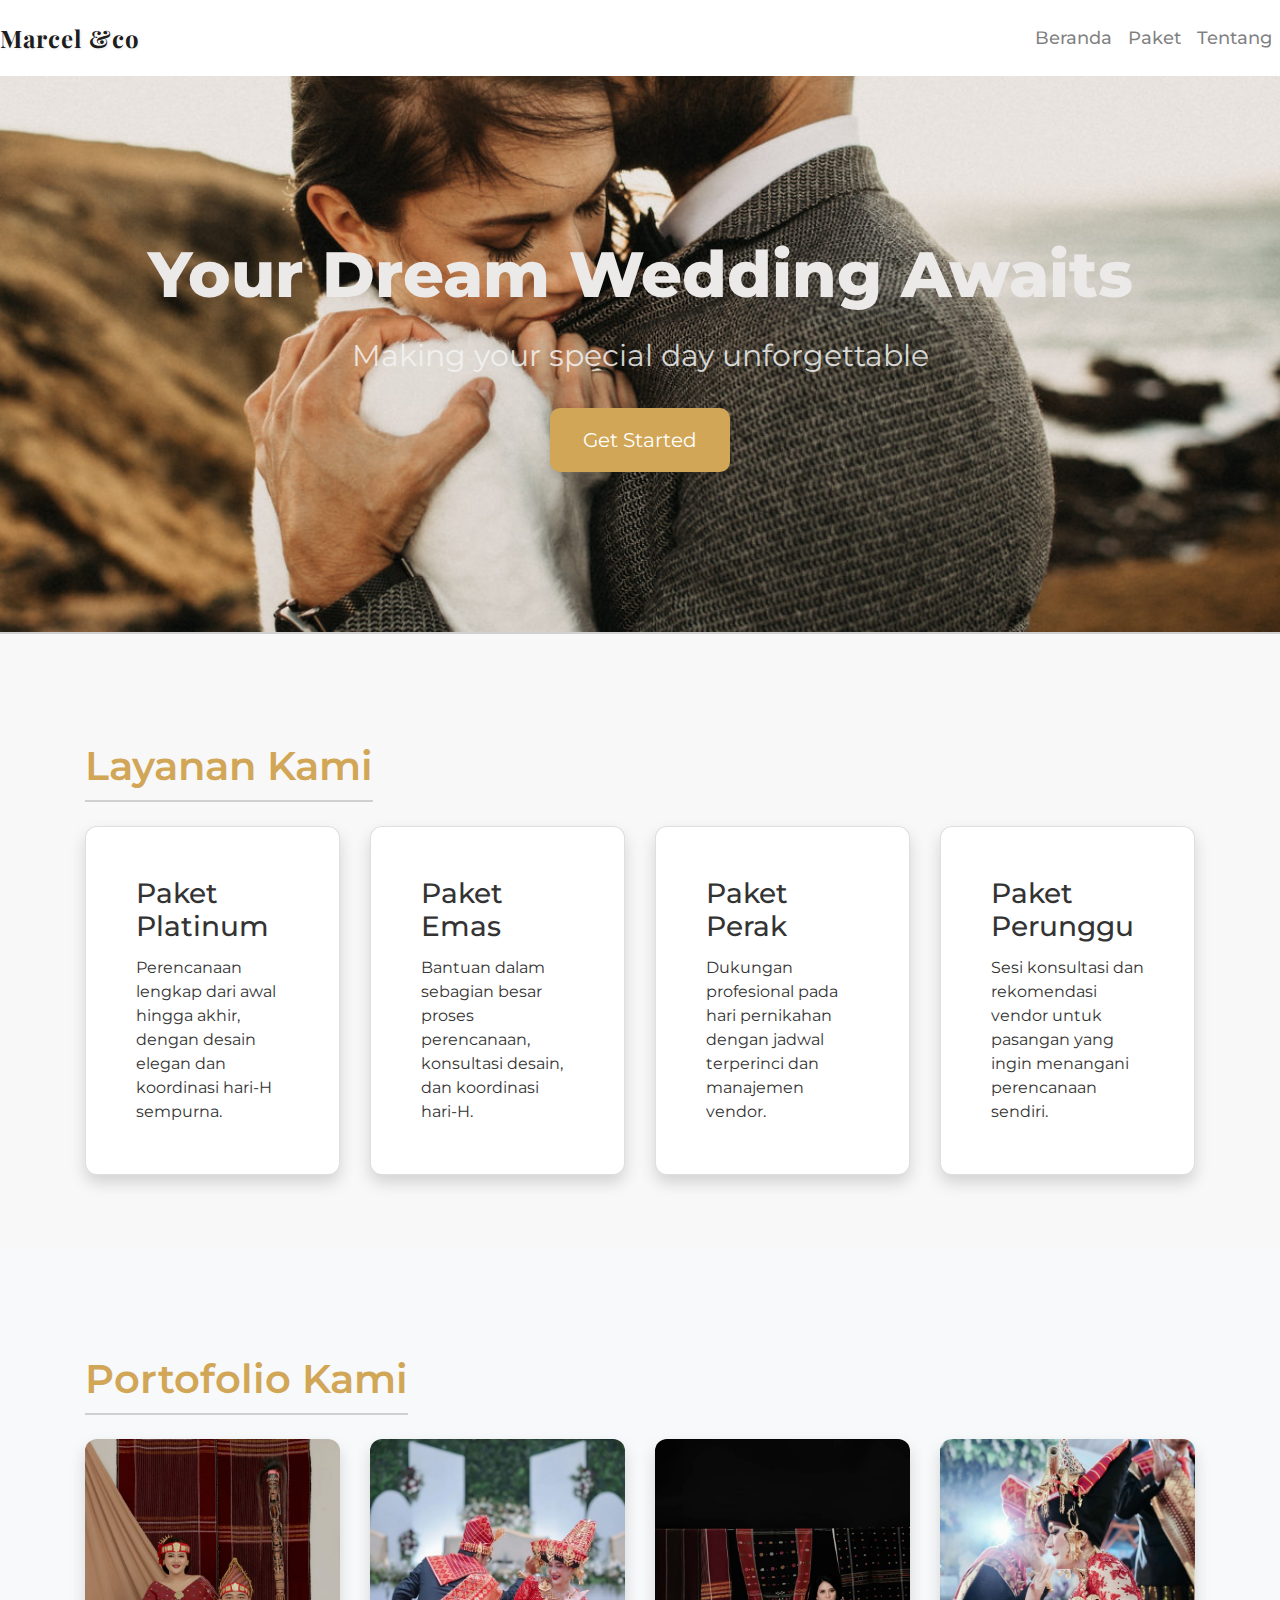
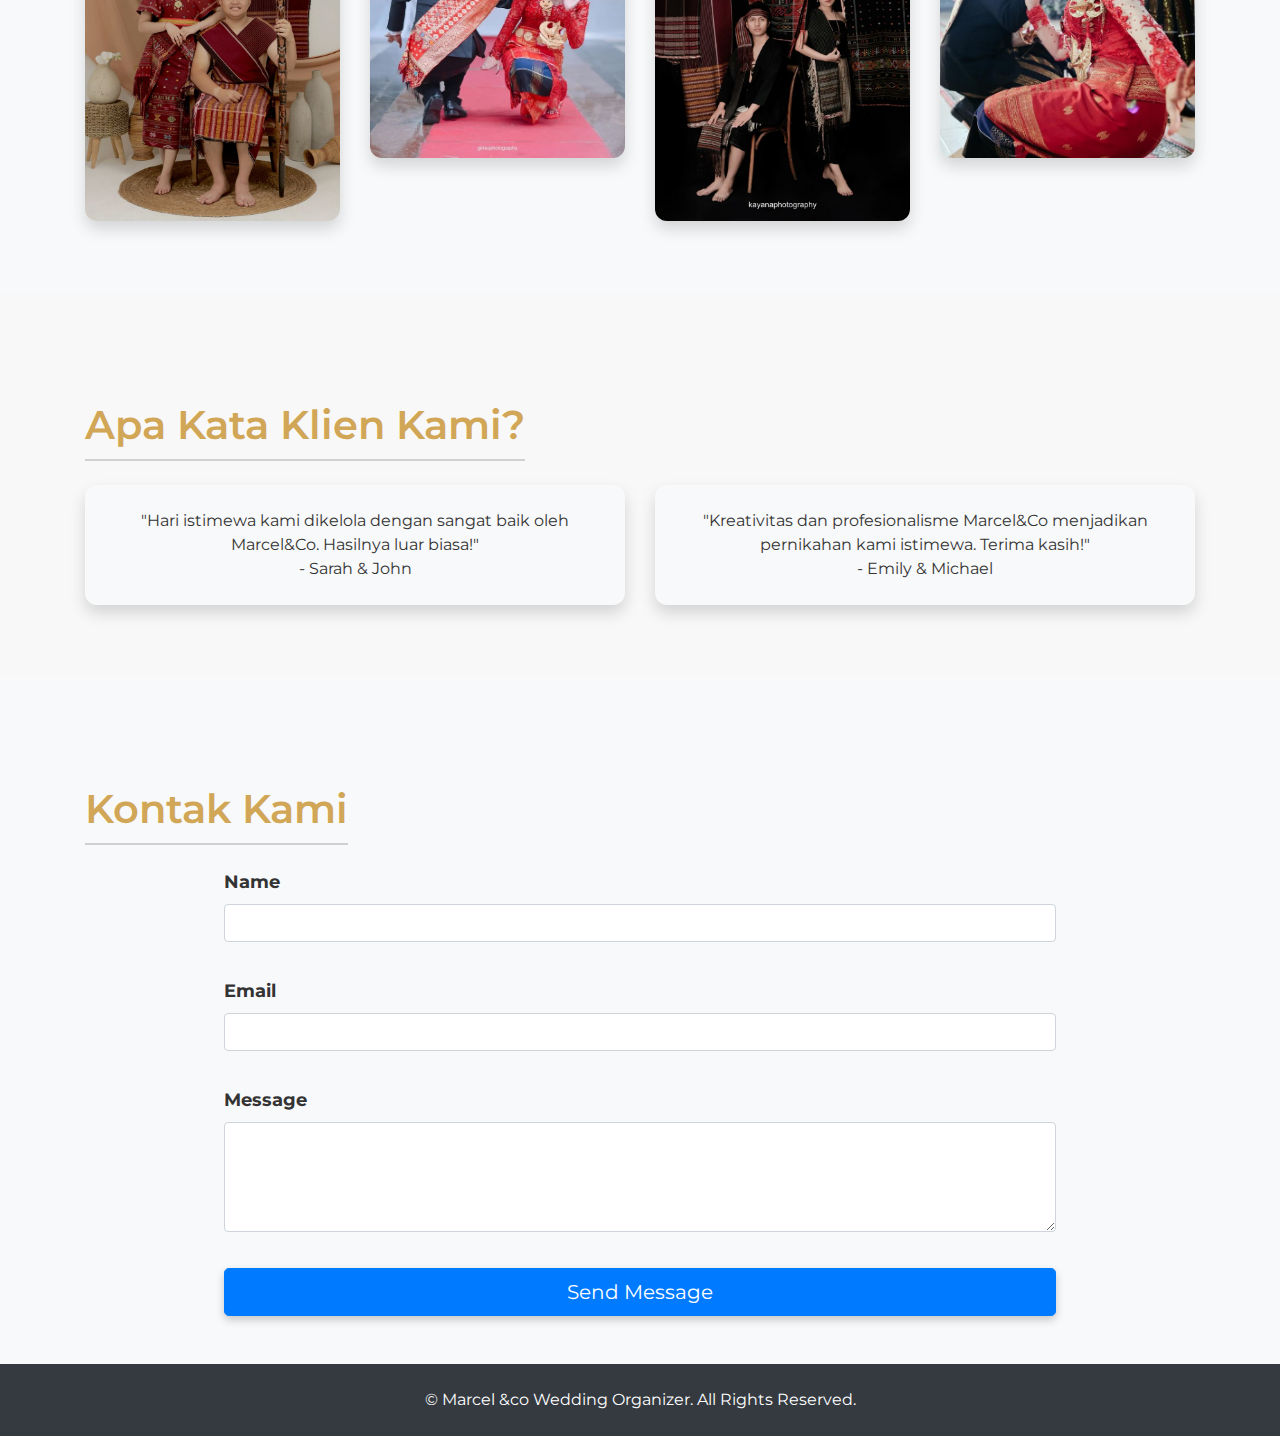
<file: index.html>
<!DOCTYPE html>
<html lang="en">
<head>
    <meta charset="UTF-8">
    <meta name="viewport" content="width=device-width, initial-scale=1.0">
    <title>Marcel &co Wedding Organizer</title>
    <link href="https://stackpath.bootstrapcdn.com/bootstrap/4.5.2/css/bootstrap.min.css" rel="stylesheet">
    <link rel="stylesheet" href="assets/Styles.css">
    <link href="https://fonts.googleapis.com/css2?family=Playfair+Display:wght@700&family=Montserrat:wght@400;600&display=swap" rel="stylesheet">
</head>
<body>
    <header class="header">
        <nav class="navbar navbar-expand-lg navbar-light">
            <a href="index.html" class="navbar-brand logo">Marcel &co</a>
            <button class="navbar-toggler" type="button" data-toggle="collapse" data-target="#navbarNav" aria-controls="navbarNav" aria-expanded="false" aria-label="Toggle navigation">
                <span class="navbar-toggler-icon"></span>
            </button>
            <div class="collapse navbar-collapse" id="navbarNav">
                <ul class="navbar-nav ml-auto nav-links">
                    <li class="nav-item"><a href="index.html" class="nav-link">Beranda</a></li>
                    <li class="nav-item"><a href="PAKETCOBA.html" class="nav-link">Paket</a></li>
                    <li class="nav-item"><a href="Tentang.html" class="nav-link">Tentang</a></li>
                </ul>
            </div>
        </nav>
        <div class="hero text-center">
            <h1>Your Dream Wedding Awaits</h1>
            <p>Making your special day unforgettable</p>
            <a href="#contact" class="btn primary-btn">Get Started</a>
        </div>
    </header>

    <section id="services" class="services py-5">
        <div class="container">
            <h2 class="section-title text-center mb-4">Layanan Kami</h2>
            <div class="row">
                <div class="col-md-6 col-lg-3">
                    <div class="card mb-4">
                        <div class="card-body">
                            <h3 class="card-title">Paket Platinum</h3>
                            <p class="card-text">Perencanaan lengkap dari awal hingga akhir, dengan desain elegan dan koordinasi hari-H sempurna.</p>
                        </div>
                    </div>
                </div>
                <div class="col-md-6 col-lg-3">
                    <div class="card mb-4">
                        <div class="card-body">
                            <h3 class="card-title">Paket Emas</h3>
                            <p class="card-text">Bantuan dalam sebagian besar proses perencanaan, konsultasi desain, dan koordinasi hari-H.</p>
                        </div>
                    </div>
                </div>
                <div class="col-md-6 col-lg-3">
                    <div class="card mb-4">
                        <div class="card-body">
                            <h3 class="card-title">Paket Perak</h3>
                            <p class="card-text">Dukungan profesional pada hari pernikahan dengan jadwal terperinci dan manajemen vendor.</p>
                        </div>
                    </div>
                </div>
                <div class="col-md-6 col-lg-3">
                    <div class="card mb-4">
                        <div class="card-body">
                            <h3 class="card-title">Paket Perunggu</h3>
                            <p class="card-text">Sesi konsultasi dan rekomendasi vendor untuk pasangan yang ingin menangani perencanaan sendiri.</p>
                        </div>
                    </div>
                </div>
            </div>
        </div>
    </section>

    <section id="portfolio" class="portfolio py-5 bg-light">
        <div class="container">
            <h2 class="section-title text-center mb-4">Portofolio Kami</h2>
            <div class="row">
                <div class="col-md-3">
                    <img src="img/wedding1.jpg" class="img-fluid mb-4" alt="Wedding 1">
                </div>
                <div class="col-md-3">
                    <img src="img/wedding2.jpg" class="img-fluid mb-4" alt="Wedding 2">
                </div>
                <div class="col-md-3">
                    <img src="img/wedding3.jpg" class="img-fluid mb-4" alt="Wedding 3">
                </div>
                <div class="col-md-3">
                    <img src="img/wedding4.jpg" class="img-fluid mb-4" alt="Wedding 4">
                </div>
            </div>
        </div>
    </section>

    <section id="testimonials" class="testimonials py-5">
        <div class="container">
            <h2 class="section-title text-center mb-4">Apa Kata Klien Kami?</h2>
            <div class="row">
                <div class="col-md-6">
                    <div class="testimonial p-4 mb-4 bg-light">
                        <p>"Hari istimewa kami dikelola dengan sangat baik oleh Marcel&Co. Hasilnya luar biasa!"</p>
                        <span>- Sarah & John</span>
                    </div>
                </div>
                <div class="col-md-6">
                    <div class="testimonial p-4 mb-4 bg-light">
                        <p>"Kreativitas dan profesionalisme Marcel&Co menjadikan pernikahan kami istimewa. Terima kasih!"</p>
                        <span>- Emily & Michael</span>
                    </div>
                </div>
            </div>
        </div>
    </section>

    <section id="contact" class="contact py-5 bg-light">
        <div class="container">
            <h2 class="section-title text-center mb-4">Kontak Kami</h2>
            <form action="#" class="w-75 mx-auto">
                <div class="form-group">
                    <label for="name">Name</label>
                    <input type="text" id="name" name="name" class="form-control" required>
                </div>
                <div class="form-group">
                    <label for="email">Email</label>
                    <input type="email" id="email" name="email" class="form-control" required>
                </div>
                <div class="form-group">
                    <label for="message">Message</label>
                    <textarea id="message" name="message" class="form-control" rows="4" required></textarea>
                </div>
                <button type="submit" class="btn btn-primary btn-lg btn-block">Send Message</button>
            </form>
        </div>
    </section>

    <footer class="footer py-4 bg-dark text-white text-center">
        <p>&copy; Marcel &co Wedding Organizer. All Rights Reserved.</p>
    </footer>

    <script src="https://code.jquery.com/jquery-3.5.1.slim.min.js"></script>
    <script src="https://cdn.jsdelivr.net/npm/@popperjs/core@2.5.4/dist/umd/popper.min.js"></script>
    <script src="https://stackpath.bootstrapcdn.com/bootstrap/4.5.2/js/bootstrap.min.js"></script>
</body>
</html>
</file>
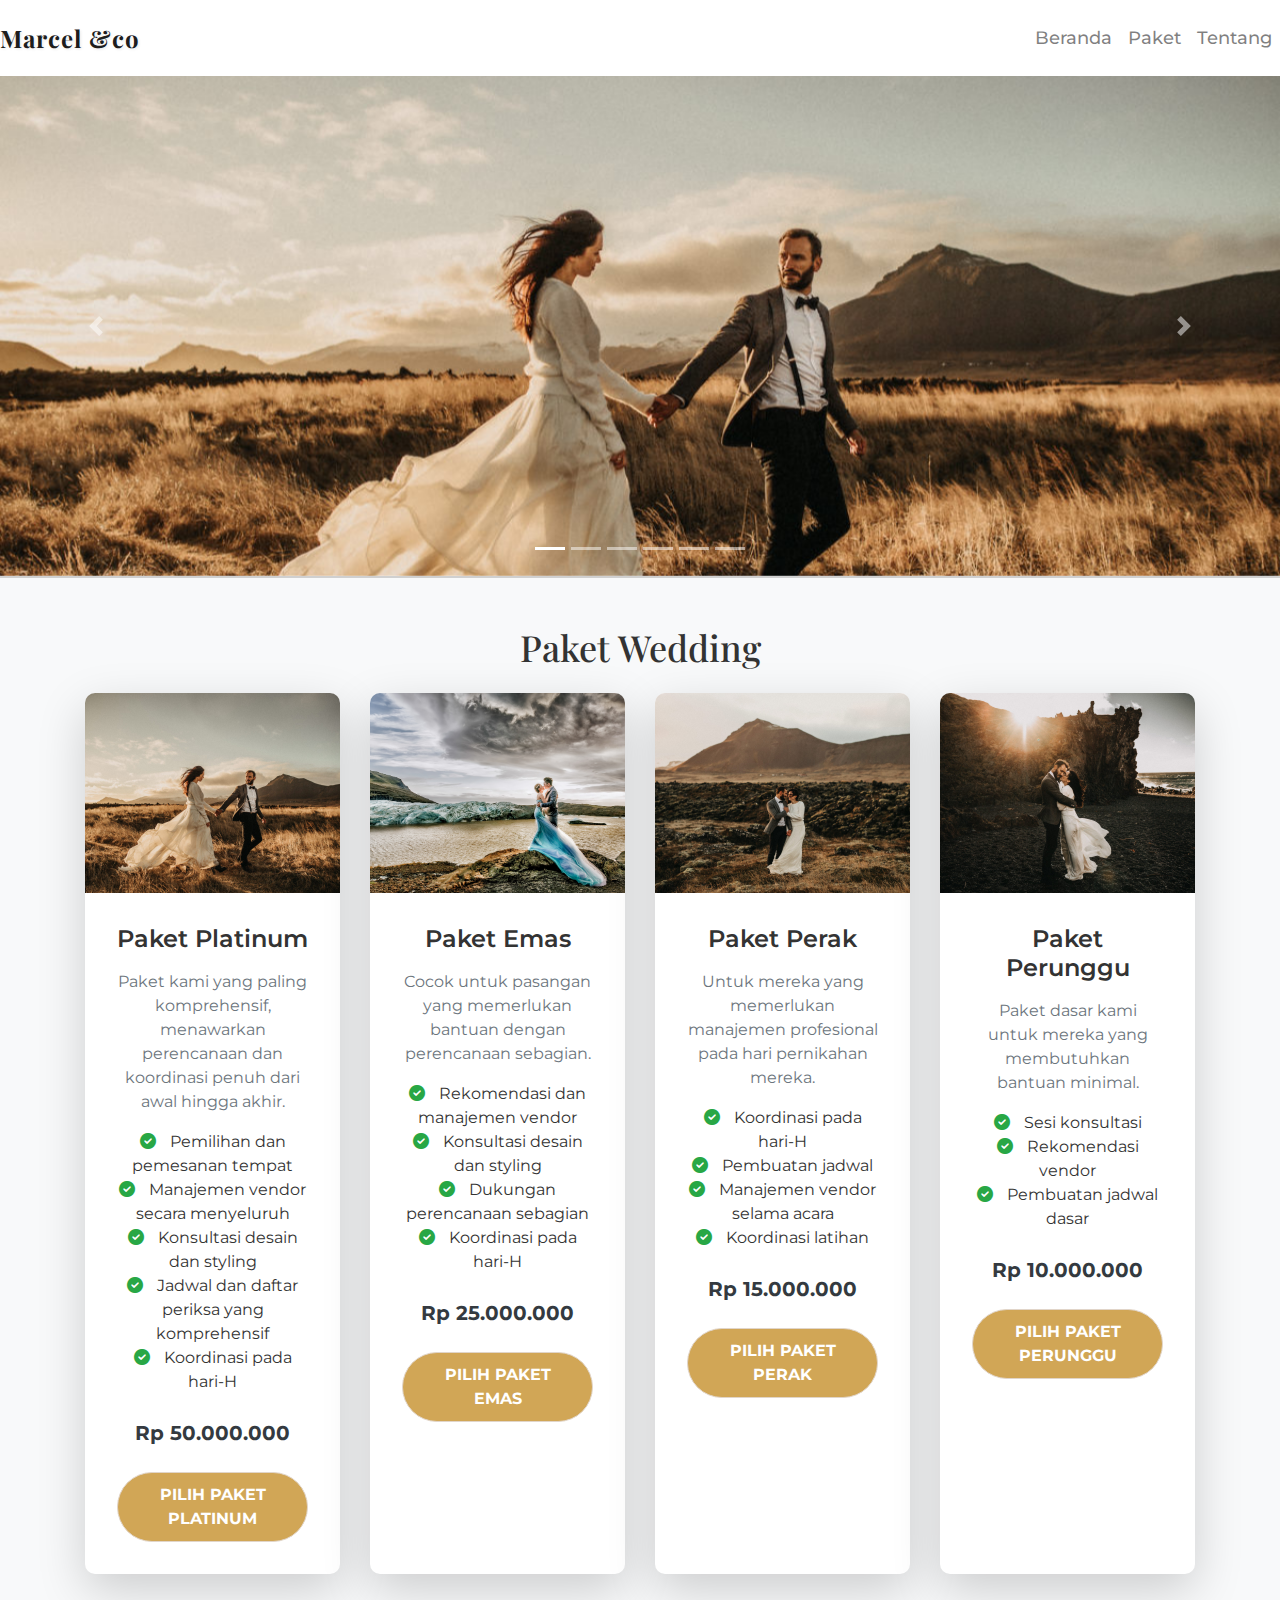
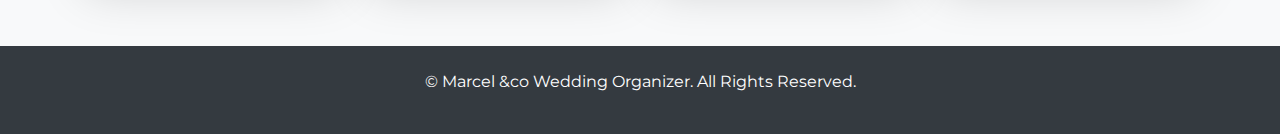
<file: PAKETCOBA.html>
<!DOCTYPE html>
<html lang="en">
<head>
    <meta charset="UTF-8">
    <meta name="viewport" content="width=device-width, initial-scale=1.0">
    <title>Paket Wedding - Marcel &co Wedding Organizer</title>
    <link rel="stylesheet" href="https://stackpath.bootstrapcdn.com/bootstrap/4.5.2/css/bootstrap.min.css">
    <link rel="stylesheet" href="assets/PAKETCOBA.css">
    <link href="https://fonts.googleapis.com/css2?family=Playfair+Display:wght@700&family=Montserrat:wght@400;600&display=swap" rel="stylesheet">
    <link rel="stylesheet" href="https://cdnjs.cloudflare.com/ajax/libs/font-awesome/6.0.0-beta3/css/all.min.css">

</head>
<body>
    <header class="header">
        <nav class="navbar navbar-expand-lg navbar-light">
            <a href="index.html" class="navbar-brand logo">Marcel &co</a>
            <button class="navbar-toggler" type="button" data-toggle="collapse" data-target="#navbarNav" aria-controls="navbarNav" aria-expanded="false" aria-label="Toggle navigation">
                <span class="navbar-toggler-icon"></span>
            </button>
            <div class="collapse navbar-collapse" id="navbarNav">
                <ul class="navbar-nav ml-auto nav-links">
                    <li class="nav-item"><a href="index.html" class="nav-link">Beranda</a></li>
                    <li class="nav-item"><a href="PAKETCOBA.html" class="nav-link">Paket</a></li>
                    <li class="nav-item"><a href="Tentang.html" class="nav-link">Tentang</a></li>
                </ul>
            </div>
        </nav>
        <div id="carouselExampleIndicators" class="carousel slide" data-ride="carousel">
            <ol class="carousel-indicators">
                <li data-target="#carouselExampleIndicators" data-slide-to="0" class="active"></li>
                <li data-target="#carouselExampleIndicators" data-slide-to="1"></li>
                <li data-target="#carouselExampleIndicators" data-slide-to="2"></li>
                <li data-target="#carouselExampleIndicators" data-slide-to="3"></li>
                <li data-target="#carouselExampleIndicators" data-slide-to="4"></li>
                <li data-target="#carouselExampleIndicators" data-slide-to="5"></li>
            </ol>
            <div class="carousel-inner">
                <div class="carousel-item active">
                    <img src="img/landingpage1.jpg" class="d-block w-100" alt="Wedding Image 1">
                </div>
                <div class="carousel-item">
                    <img src="img/landingpage3.jpg" class="d-block w-100" alt="Wedding Image 2">
                </div>
                <div class="carousel-item">
                    <img src="img/landingpage4.jpg" class="d-block w-100" alt="Wedding Image 3">
                </div>
                <div class="carousel-item">
                    <img src="img/landingpage5.jpg" class="d-block w-100" alt="Wedding Image 4">
                </div>
                <div class="carousel-item">
                    <img src="img/landingpage7.jpg" class="d-block w-100" alt="Wedding Image 5">
                </div>
                <div class="carousel-item">
                    <img src="img/landingpage6.jpg" class="d-block w-100" alt="Wedding Image 6">
                </div>
            </div>
            <a class="carousel-control-prev" href="#carouselExampleIndicators" role="button" data-slide="prev">
                <span class="carousel-control-prev-icon" aria-hidden="true"></span>
                <span class="sr-only">Previous</span>
            </a>
            <a class="carousel-control-next" href="#carouselExampleIndicators" role="button" data-slide="next">
                <span class="carousel-control-next-icon" aria-hidden="true"></span>
                <span class="sr-only">Next</span>
            </a>
        </div>
    </header>

    <section id="packages" class="packages py-5">
        <div class="container">
            <h2 class="text-center mb-4">Paket Wedding</h2>
            <div class="row">
                <!-- Paket Platinum -->
                <div class="col-md-6 col-lg-3 mb-4">
                    <div class="card h-100 border-0 shadow-lg">
                        <img src="img/landingpage1.jpg" class="card-img-top" alt="Paket Platinum">
                        <div class="card-body text-center">
                            <h3 class="card-title mb-3">Paket Platinum</h3>
                            <p class="card-text">Paket kami yang paling komprehensif, menawarkan perencanaan dan koordinasi penuh dari awal hingga akhir.</p>
                            <ul class="list-unstyled mb-4">
                                <li><i class="fas fa-check-circle"></i> Pemilihan dan pemesanan tempat</li>
                                <li><i class="fas fa-check-circle"></i> Manajemen vendor secara menyeluruh</li>
                                <li><i class="fas fa-check-circle"></i> Konsultasi desain dan styling</li>
                                <li><i class="fas fa-check-circle"></i> Jadwal dan daftar periksa yang komprehensif</li>
                                <li><i class="fas fa-check-circle"></i> Koordinasi pada hari-H</li>
                            </ul>
                            <p class="price mb-4">Rp 50.000.000</p>
                            <a href="transaksifix.html?paket=Platinum&harga=50000000" class="btn btn-custom">Pilih Paket Platinum</a>
                        </div>
                    </div>
                </div>
                <!-- Paket Emas -->
                <div class="col-md-6 col-lg-3 mb-4">
                    <div class="card h-100 border-0 shadow-lg">
                        <img src="img/landingpage2.jpg" class="card-img-top" alt="Paket Emas">
                        <div class="card-body text-center">
                            <h3 class="card-title mb-3">Paket Emas</h3>
                            <p class="card-text">Cocok untuk pasangan yang memerlukan bantuan dengan perencanaan sebagian.</p>
                            <ul class="list-unstyled mb-4">
                                <li><i class="fas fa-check-circle"></i> Rekomendasi dan manajemen vendor</li>
                                <li><i class="fas fa-check-circle"></i> Konsultasi desain dan styling</li>
                                <li><i class="fas fa-check-circle"></i> Dukungan perencanaan sebagian</li>
                                <li><i class="fas fa-check-circle"></i> Koordinasi pada hari-H</li>
                            </ul>
                            <p class="price mb-4">Rp 25.000.000</p>
                            <a href="transaksifix.html?paket=Emas&harga=25000000" class="btn btn-custom">Pilih Paket Emas</a>
                        </div>
                    </div>
                </div>
                <!-- Paket Perak -->
                <div class="col-md-6 col-lg-3 mb-4">
                    <div class="card h-100 border-0 shadow-lg">
                        <img src="img/landingpage3.jpg" class="card-img-top" alt="Paket Perak">
                        <div class="card-body text-center">
                            <h3 class="card-title mb-3">Paket Perak</h3>
                            <p class="card-text">Untuk mereka yang memerlukan manajemen profesional pada hari pernikahan mereka.</p>
                            <ul class="list-unstyled mb-4">
                                <li><i class="fas fa-check-circle"></i> Koordinasi pada hari-H</li>
                                <li><i class="fas fa-check-circle"></i> Pembuatan jadwal</li>
                                <li><i class="fas fa-check-circle"></i> Manajemen vendor selama acara</li>
                                <li><i class="fas fa-check-circle"></i> Koordinasi latihan</li>
                            </ul>
                            <p class="price mb-4">Rp 15.000.000</p>
                            <a href="transaksifix.html?paket=Perak&harga=15000000" class="btn btn-custom">Pilih Paket Perak</a>
                        </div>
                    </div>
                </div>
                <!-- Paket Perunggu -->
                <div class="col-md-6 col-lg-3 mb-4">
                    <div class="card h-100 border-0 shadow-lg">
                        <img src="img/landingpage6.jpg" class="card-img-top" alt="Paket Perunggu">
                        <div class="card-body text-center">
                            <h3 class="card-title mb-3">Paket Perunggu</h3>
                            <p class="card-text">Paket dasar kami untuk mereka yang membutuhkan bantuan minimal.</p>
                            <ul class="list-unstyled mb-4">
                                <li><i class="fas fa-check-circle"></i> Sesi konsultasi</li>
                                <li><i class="fas fa-check-circle"></i> Rekomendasi vendor</li>
                                <li><i class="fas fa-check-circle"></i> Pembuatan jadwal dasar</li>
                            </ul>
                            <p class="price mb-4">Rp 10.000.000</p>
                            <a href="transaksifix.html?paket=Perunggu&harga=10000000" class="btn btn-custom">Pilih Paket Perunggu</a>
                        </div>
                    </div>
                </div>
            </div>
        </div>
    </section>
    

    <footer class="footer py-4 bg-dark text-white text-center">
        <p>&copy; Marcel &co Wedding Organizer. All Rights Reserved.</p>
    </footer>

    <script src="https://code.jquery.com/jquery-3.5.1.slim.min.js"></script>
    <script src="https://cdn.jsdelivr.net/npm/@popperjs/core@2.5.4/dist/umd/popper.min.js"></script>
    <script src="https://stackpath.bootstrapcdn.com/bootstrap/4.5.2/js/bootstrap.min.js"></script>
    <script>
        $(document).ready(function () {
            $('.carousel').carousel({
                interval: 3000
            });
        });
    </script>
</body>
</html>
</file>
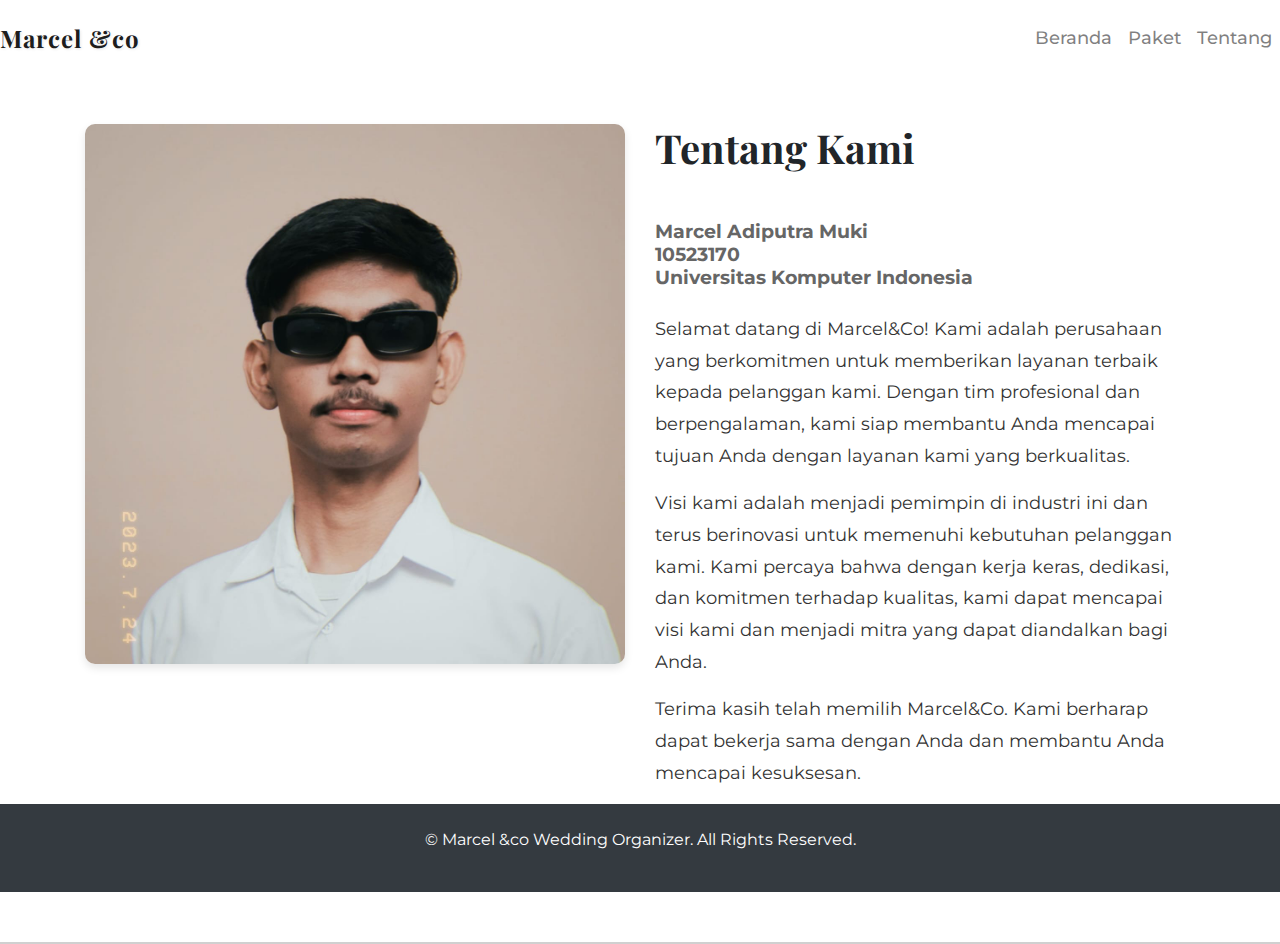
<file: Tentang.html>
<!DOCTYPE html>
<html lang="en">
<head>
    <meta charset="UTF-8">
    <meta name="viewport" content="width=device-width, initial-scale=1.0">
    <title>About Us - Marcel&Co</title>
    <link href="https://stackpath.bootstrapcdn.com/bootstrap/4.5.2/css/bootstrap.min.css" rel="stylesheet">
    <link href="https://fonts.googleapis.com/css2?family=Playfair+Display:wght@700&family=Montserrat:wght@400;600&display=swap" rel="stylesheet">
    <link href="https://cdnjs.cloudflare.com/ajax/libs/font-awesome/6.0.0-beta3/css/all.min.css" rel="stylesheet">
    <link rel="stylesheet" href="assets/Tentang.css">

</head>
<body>
    <!-- Navbar -->
    <header class="header">
        <nav class="navbar navbar-expand-lg navbar-light">
            <a href="index.html" class="navbar-brand logo">Marcel &co</a>
            <button class="navbar-toggler" type="button" data-toggle="collapse" data-target="#navbarNav" aria-controls="navbarNav" aria-expanded="false" aria-label="Toggle navigation">
                <span class="navbar-toggler-icon"></span>
            </button>
            <div class="collapse navbar-collapse" id="navbarNav">
                <ul class="navbar-nav ml-auto nav-links">
                    <li class="nav-item"><a href="index.html" class="nav-link">Beranda</a></li>
                    <li class="nav-item"><a href="PAKETCOBA.html" class="nav-link">Paket</a></li>
                    <li class="nav-item"><a href="Tentang.html" class="nav-link">Tentang</a></li>
                </ul>
            </div>
        </nav>

    <!-- About Us Section -->
    <section class="container mt-5">
        <div class="row">
            <div class="col-md-6">
                <img src="img/web.jpg" alt="Gambar Kami" class="img-fluid">
            </div>
            <div class="col-md-6">
                <h1>Tentang Kami</h1>
                <h3 class="mt-5">Marcel Adiputra Muki<br>10523170<br>Universitas Komputer Indonesia</h3>
                <p class="mt-4">
                    Selamat datang di Marcel&Co! Kami adalah perusahaan yang berkomitmen untuk memberikan layanan terbaik kepada pelanggan kami. 
                    Dengan tim profesional dan berpengalaman, kami siap membantu Anda mencapai tujuan Anda dengan layanan kami yang berkualitas.
                </p>
                <p>
                    Visi kami adalah menjadi pemimpin di industri ini dan terus berinovasi untuk memenuhi kebutuhan pelanggan kami. 
                    Kami percaya bahwa dengan kerja keras, dedikasi, dan komitmen terhadap kualitas, kami dapat mencapai visi kami dan menjadi mitra yang dapat diandalkan bagi Anda.
                </p>
                <p>
                    Terima kasih telah memilih Marcel&Co. Kami berharap dapat bekerja sama dengan Anda dan membantu Anda mencapai kesuksesan.
                </p>
             
            </div>
        </div>
    </section>
    <footer class="footer py-4 bg-dark text-white text-center">
        <p>&copy; Marcel &co Wedding Organizer. All Rights Reserved.</p>
    </footer>


    <!-- Bootstrap JS -->
    <script src="https://code.jquery.com/jquery-3.5.1.slim.min.js"></script>
    <script src="https://cdn.jsdelivr.net/npm/@popperjs/core@2.5.4/dist/umd/popper.min.js"></script>
    <script src="https://stackpath.bootstrapcdn.com/bootstrap/4.5.2/js/bootstrap.min.js"></script>
</body>
</html>
</file>
<file: assets/PAKETCOBA.css>
body {
    font-family: 'Montserrat', sans-serif;
    color: #333;
    background-color: #f8f9fa;
}

.header {
    background-color: #fff;
    border-bottom: 2px solid #d0d0d0; /* Abu-abu Muda */
    position: relative;
    z-index: 1000;
}

.navbar {
    padding: 15px 0;
}

.navbar-brand {
    font-family: 'Playfair Display', serif;
    font-size: 24px;
    font-weight: 700;
    color: #333;
    letter-spacing: 1px;
    text-shadow: 1px 1px 3px rgba(0, 0, 0, 0.1);
    transition: color 0.3s, text-shadow 0.3s;
}

.navbar-brand:hover {
    color: #d1a656; /* Emas Pucat */
    text-shadow: 1px 1px 4px rgba(0, 0, 0, 0.2);
}

.navbar-nav .nav-link {
    color: #555;
    font-size: 18px;
    font-weight: 500;
    transition: color 0.3s;
}

.navbar-nav .nav-link:hover {
    color: #d1a656; /* Emas Pucat */
}


.carousel-item img {
    max-height: 500px;
    object-fit: cover;
}

.packages h2 {
    font-size: 36px;
    font-family: 'Playfair Display', serif;
    margin-bottom: 20px;
}

.package-details {
    display: flex;
    flex-wrap: wrap;
    gap: 20px;
}
.packages {
    background-color: #f8f9fa;
}

.card {
    border: none;
    border-radius: 10px;
    overflow: hidden;
    transition: transform 0.3s ease, box-shadow 0.3s ease;
}

.card-img-top {
    height: 200px;
    object-fit: cover;
    transition: transform 0.3s ease;
}

.card-body {
    padding: 2rem;
    position: relative;
    z-index: 1;
}

.card-title {
    font-size: 1.5rem;
    font-weight: 600;
}

.card-text {
    font-size: 1rem;
    color: #6c757d;
}

.price {
    font-size: 1.25rem;
    font-weight: 700;
    color: #343a40;
}


.fas {
    color: #28a745;
    margin-right: 10px;
}
./* Hover effects */
.card:hover {
    transform: translateY(-10px) scale(1.05);
    box-shadow: 0 8px 16px rgba(0, 0, 0, 0.2);
}

.card:hover .card-img-top {
    transform: scale(1.1);
}

.card:hover .card-body {
    background-color: #f8f9fa;
    border-bottom: 2px solid #6c757d;
}

.card:hover .btn-custom {
    background-color: #d1a656;
    border-color: #ecc06d95;
}

.btn-custom {
    background-color: #d1a656;
    border-color: #e1d5c9;
    color: #fff;
    font-size: 1rem;
    font-weight: 700;
    text-transform: uppercase;
    border-radius: 50px;
    padding: 10px 20px;
    transition: all 0.3s ease;
    position: relative;
    overflow: hidden;
}

.btn-custom::before {
    content: "";
    position: absolute;
    top: 50%;
    left: 50%;
    width: 300%;
    height: 300%;
    background: rgba(255, 255, 255, 0.2);
    transition: all 0.4s ease;
    border-radius: 50%;
    transform: translate(-50%, -50%) scale(0);
    z-index: 0;
}

.btn-custom:hover::before {
    transform: translate(-50%, -50%) scale(1);
}



.footer {
    background-color: #333;
    color: #fff;
    padding: 20px 0;
    text-align: center;
}
</file>
<file: assets/Tentang.css>
body {
    font-family: 'Montserrat', sans-serif;
}

.header {
    background-color: #fff;
    border-bottom: 2px solid #d0d0d0; /* Abu-abu Muda */
    position: relative;
    z-index: 1000;
}

.navbar {
    padding: 15px 0;
}

.navbar-brand {
    font-family: 'Playfair Display', serif;
    font-size: 24px;
    font-weight: 700;
    color: #333;
    letter-spacing: 1px;
    text-shadow: 1px 1px 3px rgba(0, 0, 0, 0.1);
    transition: color 0.3s, text-shadow 0.3s;
}

.navbar-brand:hover {
    color: #d1a656; /* Emas Pucat */
    text-shadow: 1px 1px 4px rgba(0, 0, 0, 0.2);
}

.navbar-nav .nav-link {
    color: #555;
    font-size: 18px;
    font-weight: 500;
    transition: color 0.3s;
}

.navbar-nav .nav-link:hover {
    color: #d1a656; /* Emas Pucat */
}

.container h1 {
    font-family: 'Playfair Display', serif;
    font-size: 2.5em;
    font-weight: bold;
    margin-bottom: 20px;
}

.container p {
    font-size: 1.1em;
    line-height: 1.8;
    color: #333;
}

.container img {
    border-radius: 10px;
    box-shadow: 0 4px 8px rgba(0, 0, 0, 0.1);
}

h3 {
    font-size: 1.2em;
    font-weight: normal;
    color: #666;
    font-weight: bold;
}
.footer {
    background-color: #333;
    color: #fff;
    padding: 20px;
    text-align: center;
    margin-bottom: 50px;
}
</file>
<file: assets/Styles.css>
/* General Reset */
body, h1, h2, h3, p, ul, li, a, form {
    margin: 0;
    padding: 0;
    box-sizing: border-box;
}

/* Body */
body {
    font-family: 'Montserrat', sans-serif;
    color: #333;
    background-color: #f8f8f8; /* Putih Gading */
}

/* Header */
.header {
    background-color: #fff;
    border-bottom: 2px solid #d0d0d0; /* Abu-abu Muda */
    position: relative;
    z-index: 1000;
}

.navbar {
    padding: 15px 0;
}

.navbar-brand {
    font-family: 'Playfair Display', serif;
    font-size: 24px;
    font-weight: 700;
    color: #333;
    letter-spacing: 1px;
    text-shadow: 1px 1px 3px rgba(0, 0, 0, 0.1);
    transition: color 0.3s, text-shadow 0.3s;
}

.navbar-brand:hover {
    color: #d1a656; /* Emas Pucat */
    text-shadow: 1px 1px 4px rgba(0, 0, 0, 0.2);
}

.navbar-nav .nav-link {
    color: #555;
    font-size: 18px;
    font-weight: 500;
    transition: color 0.3s;
}

.navbar-nav .nav-link:hover {
    color: #d1a656; /* Emas Pucat */
}
/* Hero Section */
.hero {
    text-align: center;
    background: url("landingpage5.jpg") no-repeat center center/cover;
    color: #ece9e9;
    padding: 160px 20px;
}

.hero h1 {
    font-size: 64px;
    font-weight: 800;
    margin-bottom: 20px;
    line-height: 1.2;
}

.hero p {
    font-size: 30px;
    margin-bottom: 30px;
    color: #f4f4f4d7;
}

.btn.primary-btn {
    display: inline-block;
    padding: 16px 32px;
    font-size: 20px;
    color: #fff;
    text-decoration: none;
    border-radius: 10px;
    background-color: #d1a656; /* Emas Pucat */
    transition: background-color 0.3s, transform 0.3s;
    box-shadow: 0 6px 12px rgba(0, 0, 0, 0.144);
}

.btn.primary-btn:hover {
    background-color: #b88c4e; /* Warna Hover Emas */
    transform: scale(1.05);
}

/* Sections */
.section-title {
    text-align: center;
    font-size: 40px;
    color: #d1a656; /* Emas Pucat */
    margin: 60px auto;
    font-weight: 600;
    border-bottom: 2px solid #d0d0d0; /* Abu-abu Muda */
    display: inline-block;
    padding-bottom: 10px;
}

/* Services */
.services {
    padding: 40px 20px;
}

.card {
    background-color: #fff;
    border-radius: 12px;
    box-shadow: 0 8px 16px rgba(0, 0, 0, 0.15);
    padding: 30px;
    text-align: left;
    transition: box-shadow 0.3s, transform 0.3s;
}

.card:hover {
    box-shadow: 0 12px 24px rgba(0, 0, 0, 0.25);
    transform: translateY(-8px);
}

/* Portfolio */
.portfolio {
    padding: 40px 20px;
    background-color: #f5f5dc; /* Beige */
}

.portfolio img {
    border-radius: 12px;
    box-shadow: 0 8px 16px rgba(0, 0, 0, 0.15);
    transition: transform 0.3s, box-shadow 0.3s;
}

.portfolio img:hover {
    transform: scale(1.05);
    box-shadow: 0 12px 24px rgba(0, 0, 0, 0.25);
}

/* Testimonials */
.testimonials {
    padding: 40px 20px;
}

.testimonial {
    background-color: #fff;
    border-radius: 12px;
    box-shadow: 0 8px 16px rgba(0, 0, 0, 0.15);
    padding: 30px;
    text-align: center;
    transition: box-shadow 0.3s, transform 0.3s;
}

.testimonial:hover {
    box-shadow: 0 12px 24px rgba(0, 0, 0, 0.25);
    transform: translateY(-8px);
}

/* Contact Form */
.contact {
    padding: 40px 20px;
    background-color: #f5f5dc; /* Beige */
}

form {
    display: flex;
    flex-direction: column;
    gap: 20px;
}

label {
    font-weight: bold;
    font-size: 18px;
}

input, textarea {
    padding: 12px;
    border-radius: 8px;
    border: 1px solid #ddd;
    transition: border-color 0.3s, box-shadow 0.3s;
}

input:focus, textarea:focus {
    border-color: #d1a656; /* Emas Pucat */
    outline: none;
    box-shadow: 0 0 8px rgba(0, 0, 0, 0.1);
}

button {
    padding: 12px;
    border: none;
    border-radius: 8px;
    background-color: #d1a656; /* Emas Pucat */
    color: #b88c4e;
    font-size: 18px;
    cursor: pointer;
    transition: background-color 0.3s, transform 0.3s;
    box-shadow: 0 4px 8px rgba(0, 0, 0, 0.2);
}

button:hover {
    background-color: #b88c4e; /* Warna Hover Emas */
    transform: scale(1.05);
}

/* Footer */
.footer {
    background-color: #333;
    color: #fff;
    padding: 20px;
    text-align: center;
}

/* Responsive Design */
@media (max-width: 768px) {
    .navbar-nav {
        text-align: center;
    }
    
    .hero h1 {
        font-size: 40px;
    }

    .hero p {
        font-size: 22px;
    }

    .services .card {
        margin-bottom: 20px;
    }

    .portfolio img {
        max-width: 100%;
    }
}
</file>
